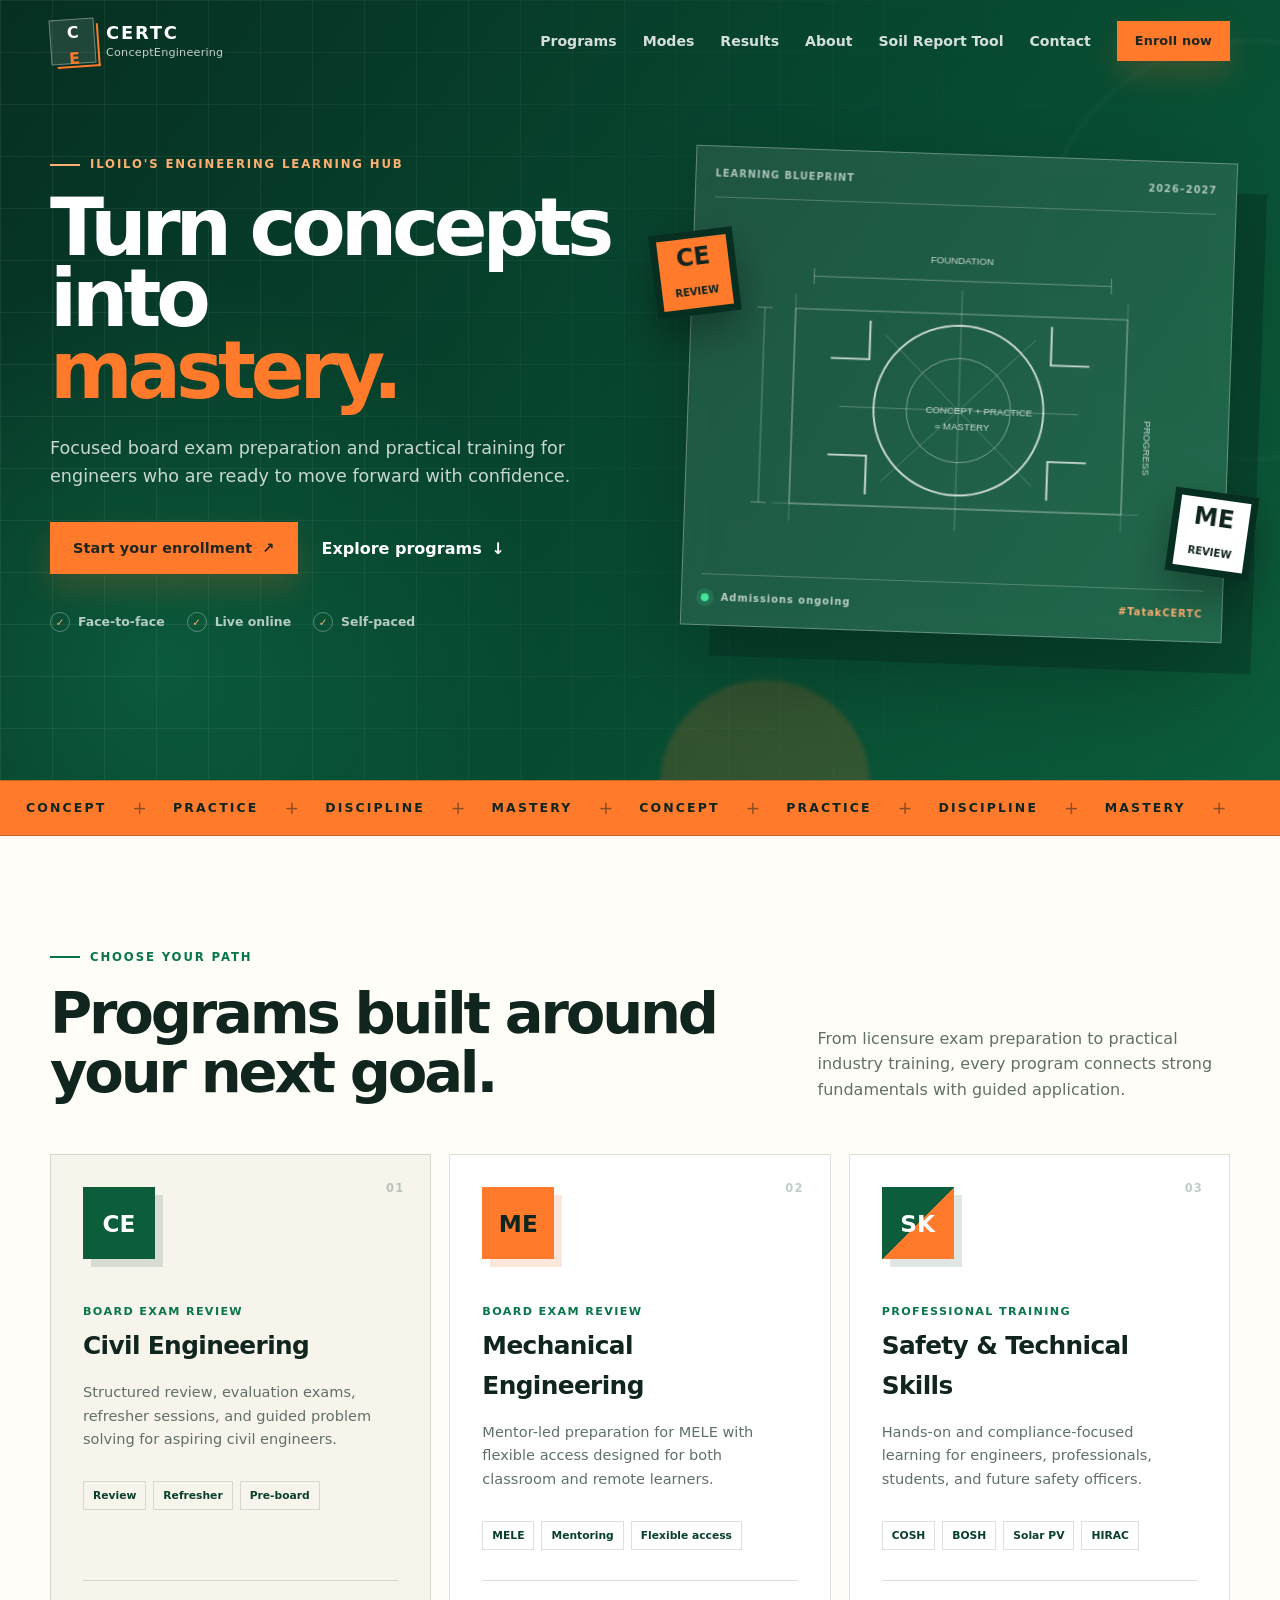
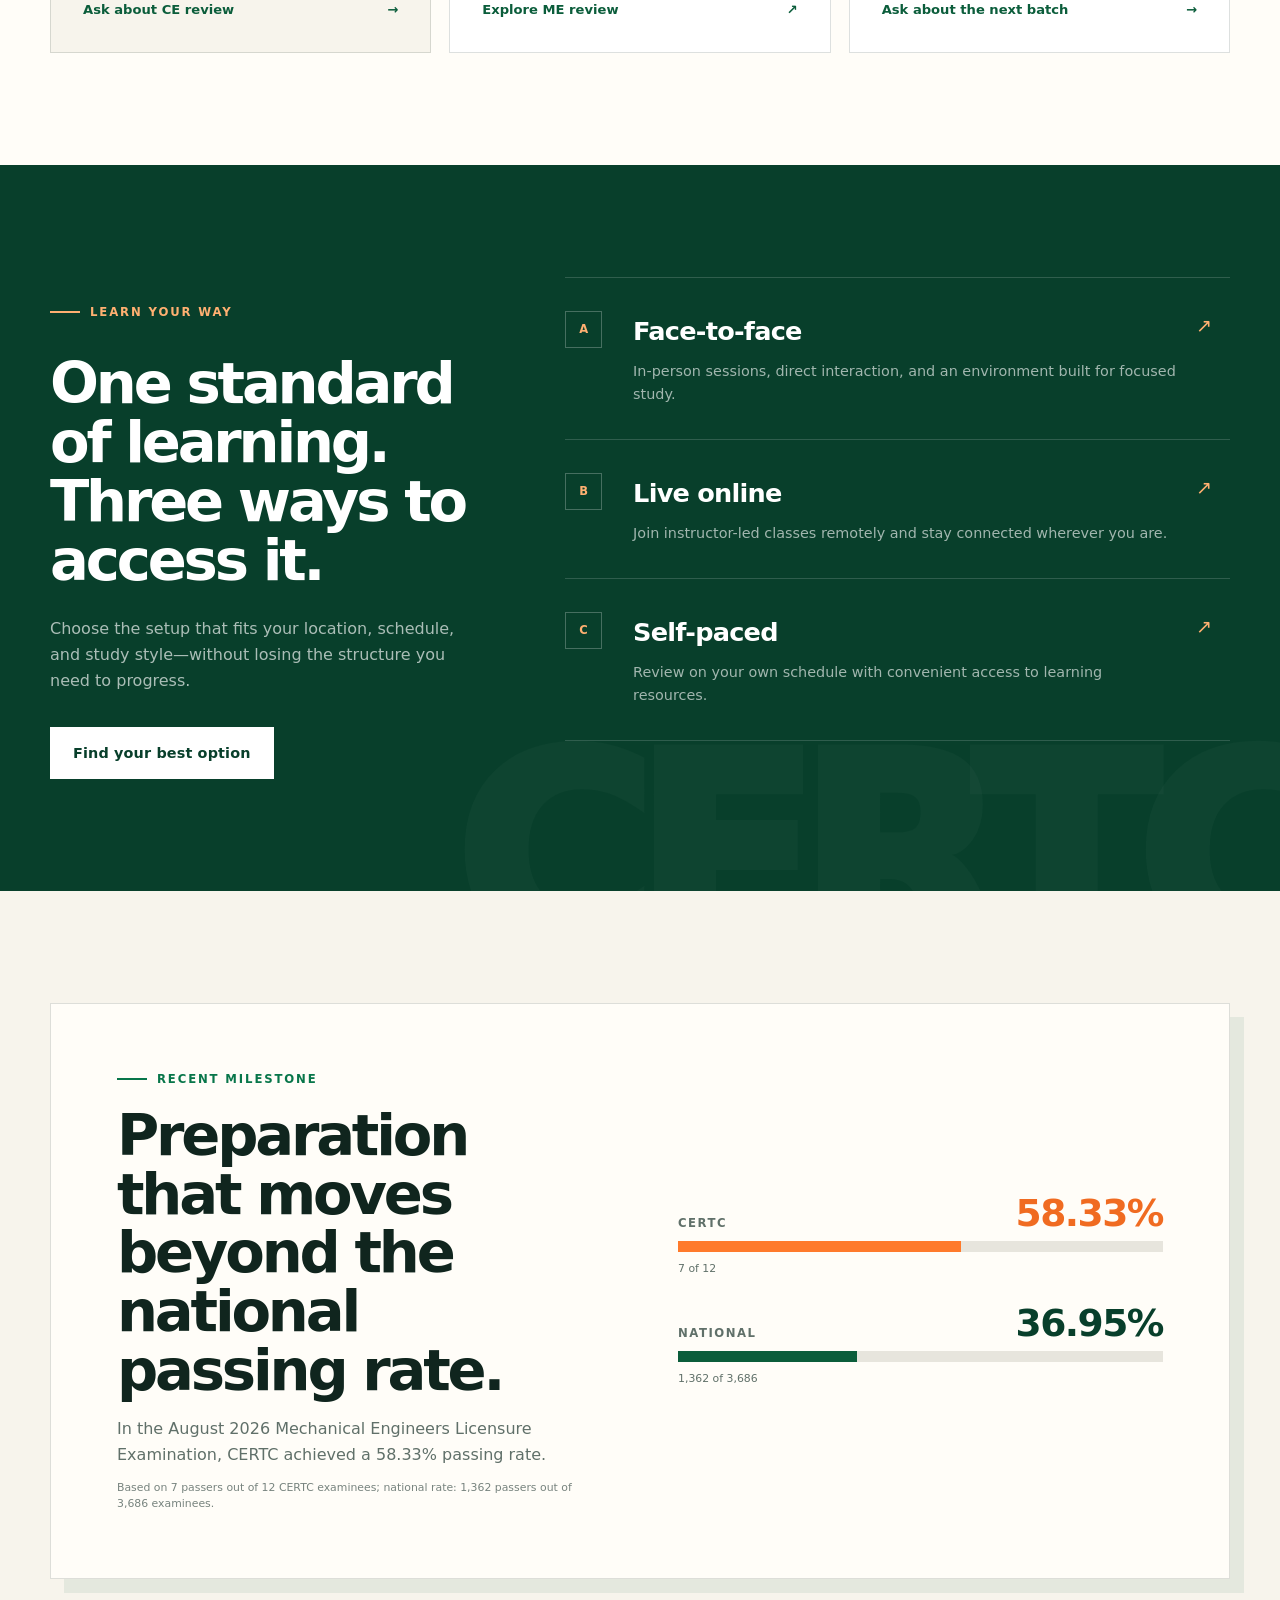
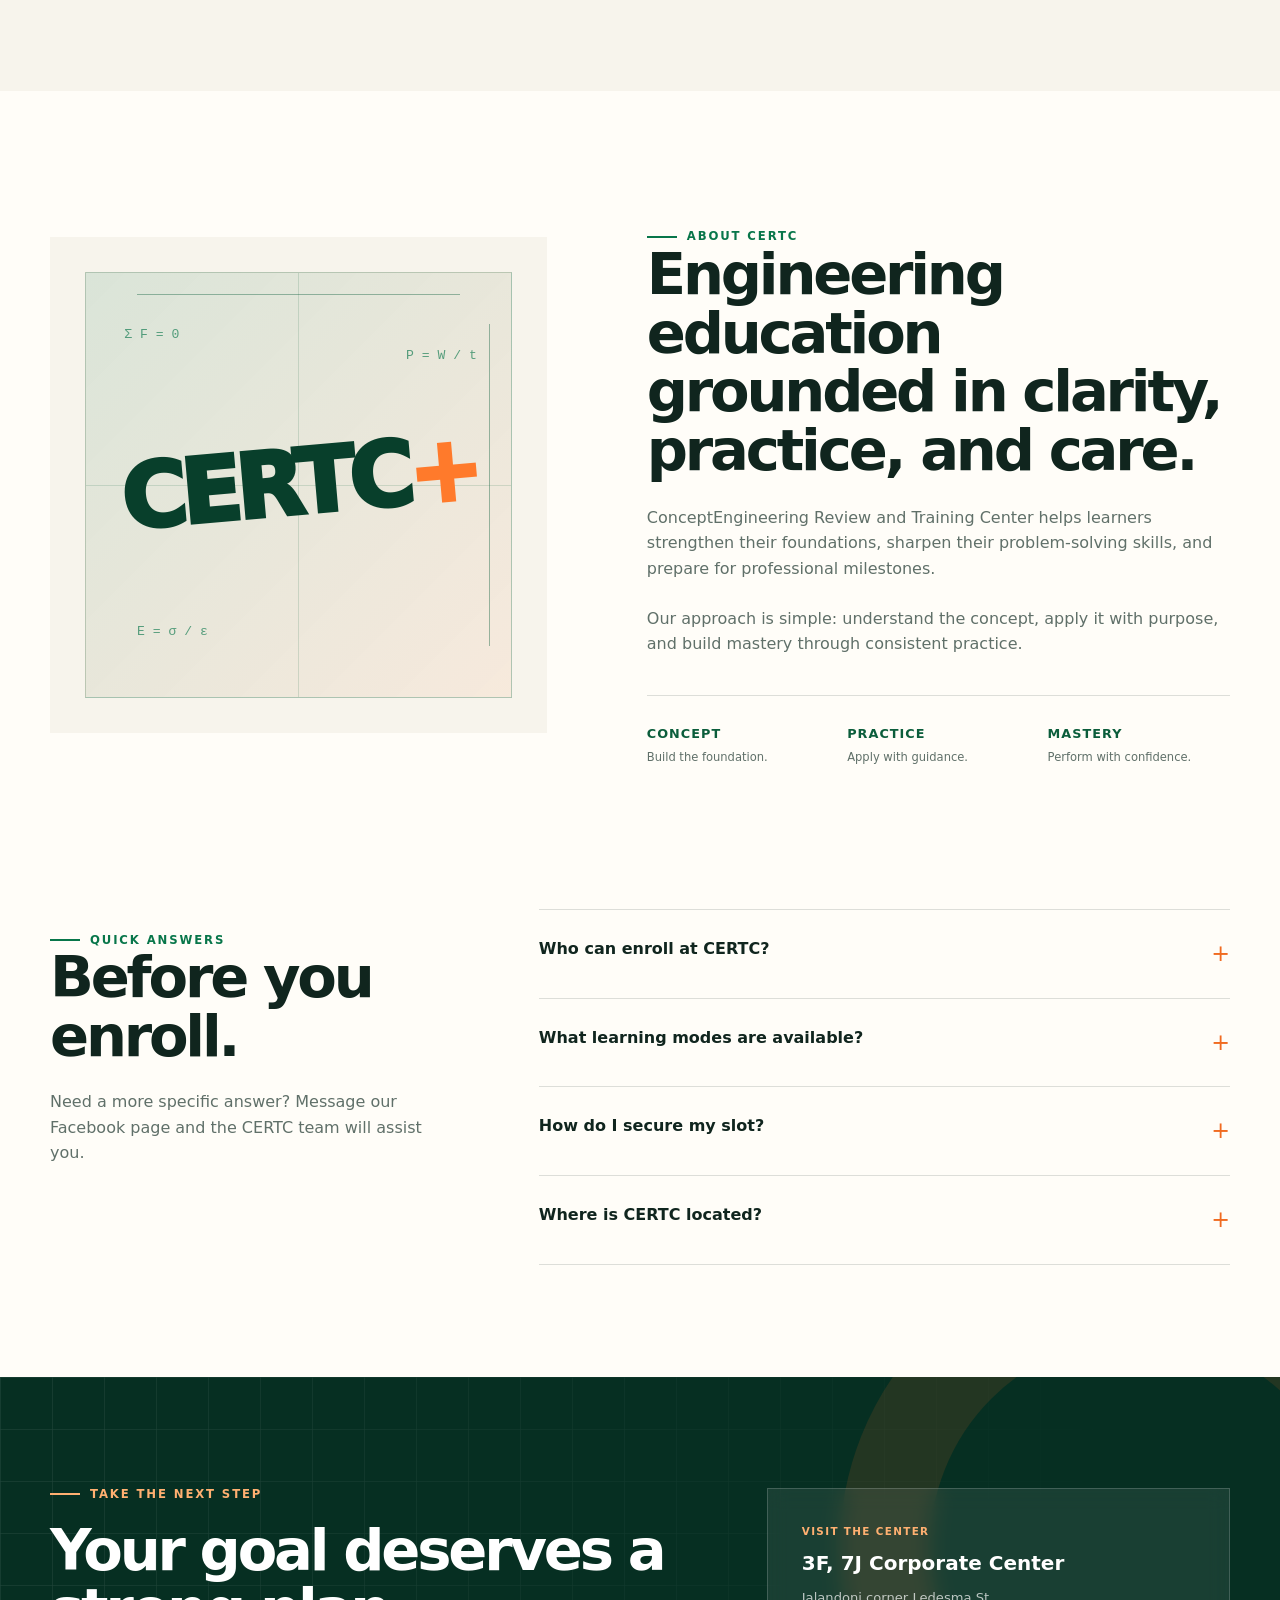
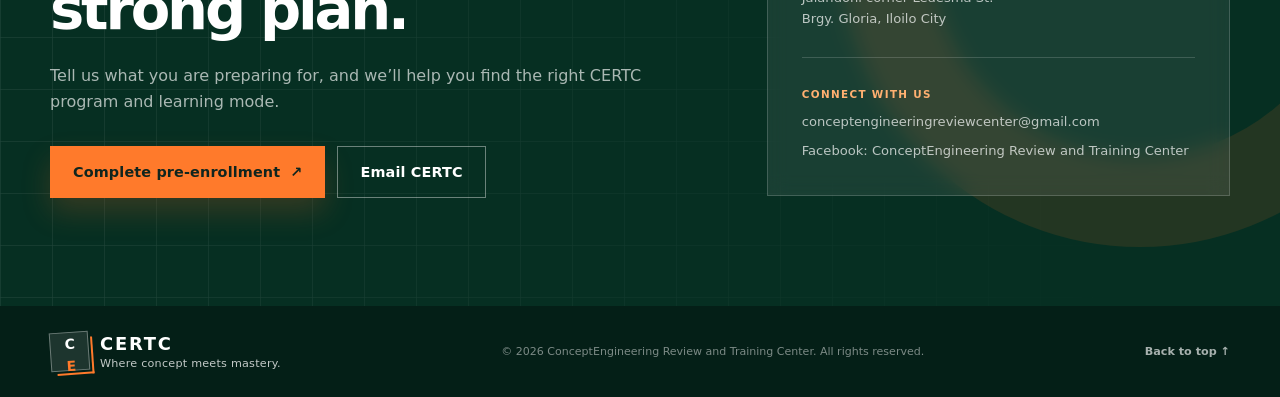
<file: index.html>
<!doctype html>
<html lang="en">
<head>
  <meta charset="utf-8">
  <meta name="viewport" content="width=device-width, initial-scale=1">
  <meta name="description" content="ConceptEngineering Review and Training Center offers board exam review, engineering training, and practical skills development in Iloilo City.">
  <meta name="theme-color" content="#0b5d3b">
  <meta property="og:title" content="CERTC | Where Concept Meets Mastery">
  <meta property="og:description" content="Board exam preparation and hands-on engineering training built for future professionals.">
  <meta property="og:type" content="website">
  <title>CERTC | Where Concept Meets Mastery</title>
  <link rel="stylesheet" href="styles.css">
  <script src="script.js" defer></script>
</head>
<body>
  <a class="skip-link" href="#main">Skip to content</a>

  <header class="site-header" data-header>
    <div class="container nav-wrap">
      <a class="brand" href="#home" aria-label="CERTC home">
        <span class="brand-mark" aria-hidden="true">
          <span class="brand-c">C</span><span class="brand-e">E</span>
        </span>
        <span class="brand-copy">
          <strong>CERTC</strong>
          <small>ConceptEngineering</small>
        </span>
      </a>

      <button class="nav-toggle" type="button" aria-expanded="false" aria-controls="site-nav" data-nav-toggle>
        <span class="sr-only">Open navigation</span>
        <span></span><span></span><span></span>
      </button>

      <nav class="site-nav" id="site-nav" aria-label="Primary navigation" data-nav>
        <a href="#programs">Programs</a>
        <a href="#modes">Modes</a>
        <a href="#results">Results</a>
        <a href="#about">About</a>
        <a href="soil-report/">Soil Report Tool</a>
        <a href="#contact">Contact</a>
        <a class="button button-small" href="https://forms.gle/C2k5zzbFbLTHfvHN9" target="_blank" rel="noreferrer">Enroll now</a>
      </nav>
    </div>
  </header>

  <main id="main">
    <section class="hero" id="home">
      <div class="hero-grid" aria-hidden="true"></div>
      <div class="hero-orb hero-orb-one" aria-hidden="true"></div>
      <div class="hero-orb hero-orb-two" aria-hidden="true"></div>

      <div class="container hero-layout">
        <div class="hero-copy reveal">
          <p class="eyebrow"><span></span> Iloilo's engineering learning hub</p>
          <h1>Turn concepts into <em>mastery.</em></h1>
          <p class="hero-lead">Focused board exam preparation and practical training for engineers who are ready to move forward with confidence.</p>
          <div class="hero-actions">
            <a class="button" href="https://forms.gle/C2k5zzbFbLTHfvHN9" target="_blank" rel="noreferrer">Start your enrollment <span aria-hidden="true">↗</span></a>
            <a class="text-link" href="#programs">Explore programs <span aria-hidden="true">↓</span></a>
          </div>
          <div class="hero-trust" aria-label="Available learning options">
            <span>Face-to-face</span>
            <span>Live online</span>
            <span>Self-paced</span>
          </div>
        </div>

        <div class="hero-visual reveal reveal-delay">
          <div class="blueprint-card">
            <div class="blueprint-topline">
              <span>LEARNING BLUEPRINT</span>
              <span>2026–2027</span>
            </div>
            <div class="blueprint-drawing" aria-hidden="true">
              <svg viewBox="0 0 520 390" role="img">
                <title>Abstract engineering blueprint</title>
                <g fill="none" stroke="currentColor">
                  <path d="M88 314V112h344v202z" opacity=".55"/>
                  <path d="M70 314h380M88 96v236M432 96v236" opacity=".28"/>
                  <circle cx="260" cy="212" r="88" stroke-width="2"/>
                  <circle cx="260" cy="212" r="54" opacity=".55"/>
                  <path d="M260 88v248M136 212h248" opacity=".35"/>
                  <path d="M182 136l156 152M338 136L182 288" opacity=".3"/>
                  <path d="M126 162h40v-40M394 162h-40v-40M126 262h40v40M394 262h-40v40" stroke-width="2"/>
                  <path d="M106 78h308M106 70v16M414 70v16M56 112v202M48 112h16M48 314h16" opacity=".45"/>
                </g>
                <g fill="currentColor" font-family="Arial, sans-serif" font-size="10">
                  <text x="226" y="216">CONCEPT + PRACTICE</text>
                  <text x="236" y="232">= MASTERY</text>
                  <text x="226" y="60">FOUNDATION</text>
                  <text x="453" y="216" transform="rotate(90 453 216)">PROGRESS</text>
                </g>
              </svg>
            </div>
            <div class="blueprint-caption">
              <span class="status-dot"></span>
              <span>Admissions ongoing</span>
              <strong>#TatakCERTC</strong>
            </div>
          </div>
          <div class="floating-note note-one"><strong>CE</strong><span>Review</span></div>
          <div class="floating-note note-two"><strong>ME</strong><span>Review</span></div>
        </div>
      </div>
    </section>

    <section class="ticker" aria-label="CERTC learning focus">
      <div class="ticker-track">
        <span>CONCEPT</span><i>+</i><span>PRACTICE</span><i>+</i><span>DISCIPLINE</span><i>+</i><span>MASTERY</span><i>+</i>
        <span>CONCEPT</span><i>+</i><span>PRACTICE</span><i>+</i><span>DISCIPLINE</span><i>+</i><span>MASTERY</span><i>+</i>
      </div>
    </section>

    <section class="section programs" id="programs">
      <div class="container">
        <div class="section-heading reveal">
          <div>
            <p class="eyebrow dark"><span></span> Choose your path</p>
            <h2>Programs built around your next goal.</h2>
          </div>
          <p>From licensure exam preparation to practical industry training, every program connects strong fundamentals with guided application.</p>
        </div>

        <div class="program-grid">
          <article class="program-card program-featured reveal">
            <div class="program-number">01</div>
            <div class="program-icon" aria-hidden="true">CE</div>
            <p class="card-kicker">Board exam review</p>
            <h3>Civil Engineering</h3>
            <p>Structured review, evaluation exams, refresher sessions, and guided problem solving for aspiring civil engineers.</p>
            <ul class="tag-list" aria-label="Civil Engineering program features">
              <li>Review</li><li>Refresher</li><li>Pre-board</li>
            </ul>
            <a href="#contact" class="card-link">Ask about CE review <span aria-hidden="true">→</span></a>
          </article>

          <article class="program-card reveal">
            <div class="program-number">02</div>
            <div class="program-icon orange" aria-hidden="true">ME</div>
            <p class="card-kicker">Board exam review</p>
            <h3>Mechanical Engineering</h3>
            <p>Mentor-led preparation for MELE with flexible access designed for both classroom and remote learners.</p>
            <ul class="tag-list" aria-label="Mechanical Engineering program features">
              <li>MELE</li><li>Mentoring</li><li>Flexible access</li>
            </ul>
            <a href="https://forms.gle/fsKXV4sPPTVLDUfm8" target="_blank" rel="noreferrer" class="card-link">Explore ME review <span aria-hidden="true">↗</span></a>
          </article>

          <article class="program-card reveal">
            <div class="program-number">03</div>
            <div class="program-icon mixed" aria-hidden="true">SK</div>
            <p class="card-kicker">Professional training</p>
            <h3>Safety & Technical Skills</h3>
            <p>Hands-on and compliance-focused learning for engineers, professionals, students, and future safety officers.</p>
            <ul class="tag-list" aria-label="Technical training examples">
              <li>COSH</li><li>BOSH</li><li>Solar PV</li><li>HIRAC</li>
            </ul>
            <a href="#contact" class="card-link">Ask about the next batch <span aria-hidden="true">→</span></a>
          </article>
        </div>
      </div>
    </section>

    <section class="section modes" id="modes">
      <div class="container modes-layout">
        <div class="modes-copy reveal">
          <p class="eyebrow light"><span></span> Learn your way</p>
          <h2>One standard of learning. Three ways to access it.</h2>
          <p>Choose the setup that fits your location, schedule, and study style—without losing the structure you need to progress.</p>
          <a class="button button-light" href="https://forms.gle/C2k5zzbFbLTHfvHN9" target="_blank" rel="noreferrer">Find your best option</a>
        </div>

        <div class="mode-list">
          <article class="mode-item reveal">
            <span class="mode-index">A</span>
            <div><h3>Face-to-face</h3><p>In-person sessions, direct interaction, and an environment built for focused study.</p></div>
            <span class="mode-arrow" aria-hidden="true">↗</span>
          </article>
          <article class="mode-item reveal">
            <span class="mode-index">B</span>
            <div><h3>Live online</h3><p>Join instructor-led classes remotely and stay connected wherever you are.</p></div>
            <span class="mode-arrow" aria-hidden="true">↗</span>
          </article>
          <article class="mode-item reveal">
            <span class="mode-index">C</span>
            <div><h3>Self-paced</h3><p>Review on your own schedule with convenient access to learning resources.</p></div>
            <span class="mode-arrow" aria-hidden="true">↗</span>
          </article>
        </div>
      </div>
    </section>

    <section class="section results" id="results">
      <div class="container">
        <div class="results-panel reveal">
          <div class="results-copy">
            <p class="eyebrow dark"><span></span> Recent milestone</p>
            <h2>Preparation that moves beyond the national passing rate.</h2>
            <p>In the August 2026 Mechanical Engineers Licensure Examination, CERTC achieved a 58.33% passing rate.</p>
            <small>Based on 7 passers out of 12 CERTC examinees; national rate: 1,362 passers out of 3,686 examinees.</small>
          </div>
          <div class="stat-comparison" aria-label="August 2026 MELE passing rates">
            <div class="stat-block certc-stat">
              <span class="stat-label">CERTC</span>
              <strong data-count="58.33">58.33%</strong>
              <div class="stat-bar"><span style="--bar: 58.33%"></span></div>
              <small>7 of 12</small>
            </div>
            <div class="stat-block">
              <span class="stat-label">National</span>
              <strong data-count="36.95">36.95%</strong>
              <div class="stat-bar"><span style="--bar: 36.95%"></span></div>
              <small>1,362 of 3,686</small>
            </div>
          </div>
        </div>
      </div>
    </section>

    <section class="section about" id="about">
      <div class="container about-layout">
        <div class="about-visual reveal" aria-hidden="true">
          <div class="about-frame">
            <div class="formula formula-one">Σ F = 0</div>
            <div class="formula formula-two">P = W / t</div>
            <div class="formula formula-three">E = σ / ε</div>
            <div class="about-monogram">CERTC</div>
            <span class="dimension-line dimension-top"></span>
            <span class="dimension-line dimension-side"></span>
          </div>
        </div>
        <div class="about-copy reveal">
          <p class="eyebrow dark"><span></span> About CERTC</p>
          <h2>Engineering education grounded in clarity, practice, and care.</h2>
          <p>ConceptEngineering Review and Training Center helps learners strengthen their foundations, sharpen their problem-solving skills, and prepare for professional milestones.</p>
          <p>Our approach is simple: understand the concept, apply it with purpose, and build mastery through consistent practice.</p>
          <div class="value-row">
            <div><strong>Concept</strong><span>Build the foundation.</span></div>
            <div><strong>Practice</strong><span>Apply with guidance.</span></div>
            <div><strong>Mastery</strong><span>Perform with confidence.</span></div>
          </div>
        </div>
      </div>
    </section>

    <section class="section faq" id="faq">
      <div class="container faq-layout">
        <div class="faq-heading reveal">
          <p class="eyebrow dark"><span></span> Quick answers</p>
          <h2>Before you enroll.</h2>
          <p>Need a more specific answer? Message our Facebook page and the CERTC team will assist you.</p>
        </div>
        <div class="accordion" data-accordion>
          <details class="reveal">
            <summary>Who can enroll at CERTC?<span aria-hidden="true">+</span></summary>
            <p>Engineering graduates preparing for licensure exams, students strengthening their foundations, and professionals pursuing technical or safety training may enroll in applicable programs.</p>
          </details>
          <details class="reveal">
            <summary>What learning modes are available?<span aria-hidden="true">+</span></summary>
            <p>Availability depends on the program. CERTC offers face-to-face, live online, and self-paced options across selected review programs.</p>
          </details>
          <details class="reveal">
            <summary>How do I secure my slot?<span aria-hidden="true">+</span></summary>
            <p>Open the pre-enrollment form, complete the required details, follow the payment instructions, and send your proof of payment to the CERTC Facebook page for confirmation.</p>
          </details>
          <details class="reveal">
            <summary>Where is CERTC located?<span aria-hidden="true">+</span></summary>
            <p>CERTC is at 3F, 7J Corporate Center, Jalandoni corner Ledesma Street, Barangay Gloria, Iloilo City.</p>
          </details>
        </div>
      </div>
    </section>

    <section class="contact" id="contact">
      <div class="contact-grid" aria-hidden="true"></div>
      <div class="container contact-layout">
        <div class="contact-copy reveal">
          <p class="eyebrow light"><span></span> Take the next step</p>
          <h2>Your goal deserves a strong plan.</h2>
          <p>Tell us what you are preparing for, and we’ll help you find the right CERTC program and learning mode.</p>
          <div class="contact-actions">
            <a class="button button-orange" href="https://forms.gle/C2k5zzbFbLTHfvHN9" target="_blank" rel="noreferrer">Complete pre-enrollment <span aria-hidden="true">↗</span></a>
            <a class="button button-ghost" href="mailto:conceptengineeringreviewcenter@gmail.com">Email CERTC</a>
          </div>
        </div>
        <address class="contact-card reveal">
          <p class="contact-label">Visit the center</p>
          <strong>3F, 7J Corporate Center</strong>
          <span>Jalandoni corner Ledesma St.<br>Brgy. Gloria, Iloilo City</span>
          <hr>
          <p class="contact-label">Connect with us</p>
          <a href="mailto:conceptengineeringreviewcenter@gmail.com">conceptengineeringreviewcenter@gmail.com</a>
          <span>Facebook: ConceptEngineering Review and Training Center</span>
        </address>
      </div>
    </section>
  </main>

  <footer class="site-footer">
    <div class="container footer-layout">
      <a class="brand footer-brand" href="#home" aria-label="Back to top">
        <span class="brand-mark" aria-hidden="true"><span class="brand-c">C</span><span class="brand-e">E</span></span>
        <span class="brand-copy"><strong>CERTC</strong><small>Where concept meets mastery.</small></span>
      </a>
      <p>© <span data-year></span> ConceptEngineering Review and Training Center. All rights reserved.</p>
      <a class="back-top" href="#home">Back to top ↑</a>
    </div>
  </footer>
</body>
</html>
</file>
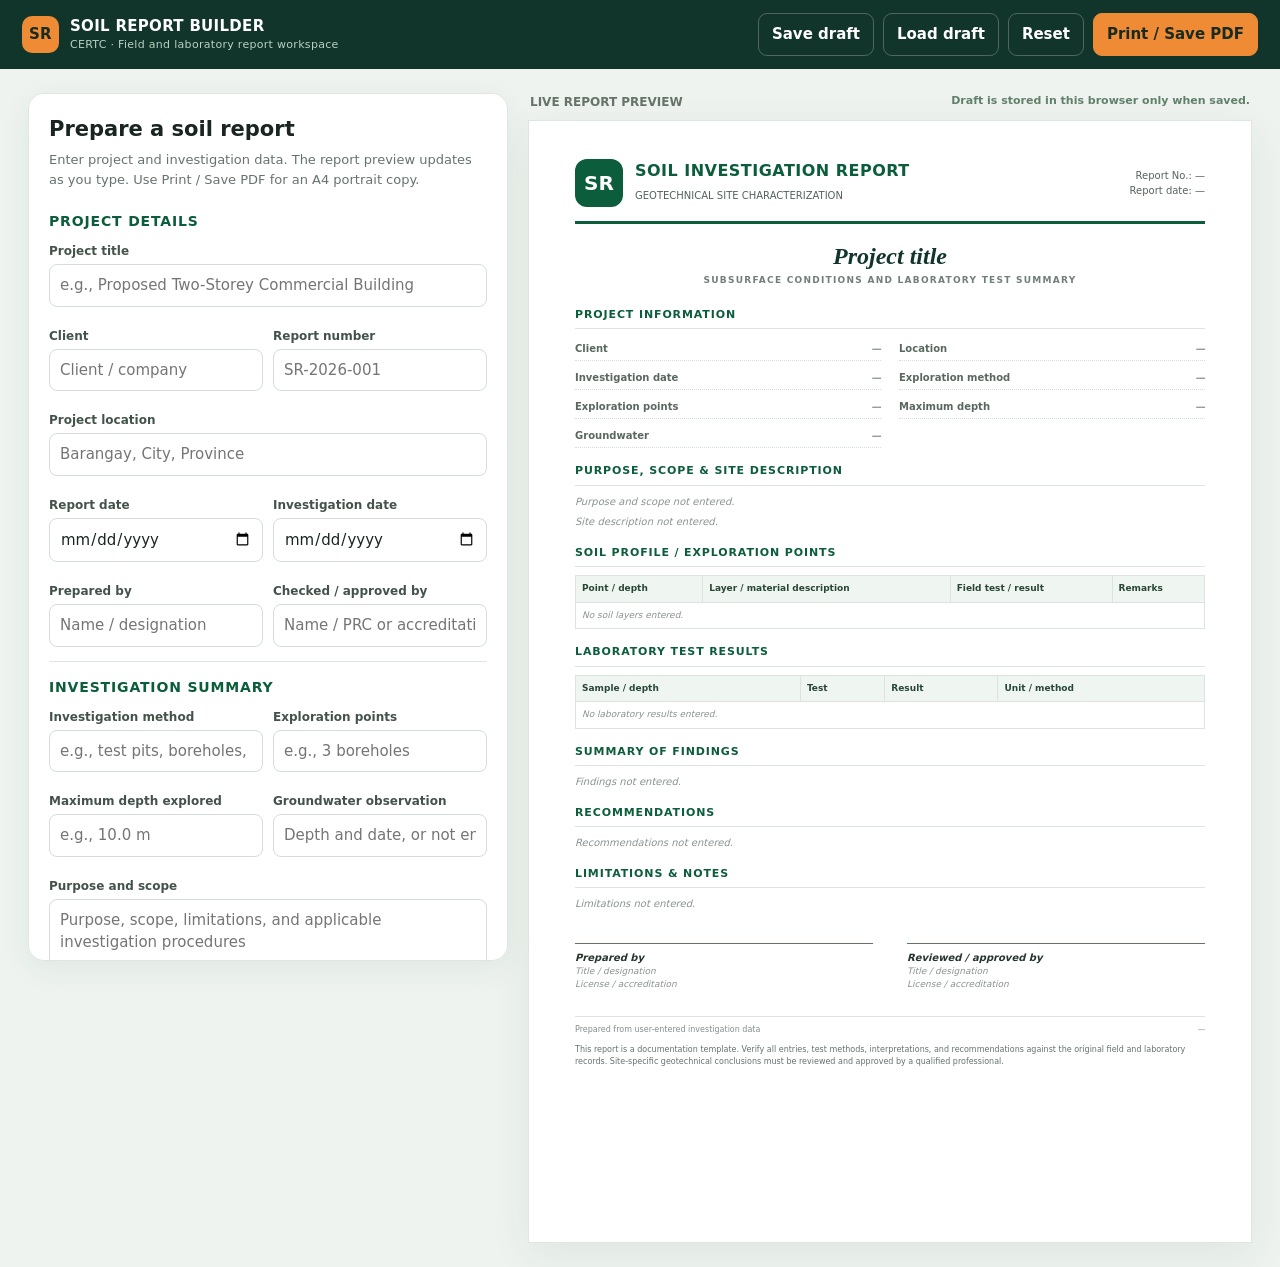
<file: soil-report/index.html>
<!doctype html>
<html lang="en">
<head>
<meta charset="utf-8">
<meta name="viewport" content="width=device-width, initial-scale=1">
<meta name="description" content="Prepare a clear, editable geotechnical soil investigation report and print it to A4 PDF.">
<title>Soil Report Builder | CERTC</title>
<style>
:root{--forest:#0b5d3b;--deep:#12352b;--orange:#ef8b35;--ink:#19251f;--muted:#66736b;--line:#dfe6e1;--paper:#fff;--wash:#f3f7f4;--red:#a33a2b}*{box-sizing:border-box}body{margin:0;background:#eef3ef;color:var(--ink);font:15px/1.5 Inter,ui-sans-serif,system-ui,-apple-system,"Segoe UI",sans-serif}button,input,textarea,select{font:inherit}button{cursor:pointer}.topbar{background:var(--deep);color:white;padding:13px max(22px,calc((100vw - 1260px)/2));display:flex;align-items:center;justify-content:space-between;gap:16px}.brand{display:flex;align-items:center;gap:11px;font-weight:750;letter-spacing:.02em}.brand-mark{width:37px;height:37px;border-radius:10px;background:var(--orange);display:grid;place-items:center;color:#172b21;font-weight:900}.brand small{display:block;font-size:11px;color:#b9d0c3;font-weight:500}.top-actions{display:flex;gap:9px;flex-wrap:wrap}.btn{border:1px solid #cbd7d0;background:#fff;color:var(--deep);border-radius:9px;padding:9px 13px;font-weight:680}.btn.primary{background:var(--orange);border-color:var(--orange);color:#192a20}.btn.dark{background:transparent;color:white;border-color:#52675c}.layout{max-width:1260px;margin:24px auto;padding:0 18px;display:grid;grid-template-columns:minmax(350px,480px) minmax(0,1fr);gap:20px;align-items:start}.editor,.preview{background:white;border:1px solid var(--line);border-radius:16px;box-shadow:0 8px 30px #193b2710}.editor{padding:20px;position:sticky;top:16px;max-height:calc(100vh - 32px);overflow:auto}.editor h1{font-size:21px;margin:0 0 5px}.intro{margin:0 0 16px;color:var(--muted);font-size:13px}.section{border-top:1px solid var(--line);padding:15px 0 4px}.section:first-of-type{border-top:0;padding-top:6px}.section-head{display:flex;align-items:center;justify-content:space-between;margin-bottom:10px}.section h2{font-size:14px;text-transform:uppercase;letter-spacing:.06em;color:var(--forest);margin:0}.grid{display:grid;grid-template-columns:1fr 1fr;gap:10px}.field{margin-bottom:10px}.field.full{grid-column:1/-1}.field label{display:block;font-size:12px;font-weight:700;color:#43534a;margin-bottom:4px}.field input,.field textarea,.field select{width:100%;border:1px solid #d4ddd7;border-radius:8px;padding:9px 10px;background:#fff;color:var(--ink);outline:none}.field input:focus,.field textarea:focus,.field select:focus{border-color:var(--forest);box-shadow:0 0 0 3px #0b5d3b15}.field textarea{min-height:72px;resize:vertical}.rowcard{border:1px solid var(--line);border-radius:10px;padding:10px;margin:9px 0;background:#fbfdfb}.rowtitle{display:flex;justify-content:space-between;align-items:center;font-size:12px;font-weight:750;color:var(--deep);margin-bottom:8px}.mini{border:0;background:#f8e9e4;color:var(--red);border-radius:7px;padding:5px 8px;font-size:11px;font-weight:700}.add{border:1px dashed #9db5a6;background:#f5faf6;color:var(--forest);border-radius:8px;padding:8px 11px;font-weight:700;width:100%;margin:2px 0 8px}.note{font-size:11px;color:var(--muted);margin:7px 0}.preview-wrap{min-width:0}.preview-label{display:flex;justify-content:space-between;align-items:center;margin:0 2px 9px;color:var(--muted);font-size:12px;font-weight:700}.paper{background:white;border:1px solid var(--line);box-shadow:0 12px 40px #193b2712;max-width:794px;min-height:1123px;margin:0 auto;padding:38px 46px;color:#1e2c24}.report-head{display:flex;align-items:center;justify-content:space-between;border-bottom:3px solid var(--forest);padding-bottom:14px;margin-bottom:17px}.report-brand{display:flex;gap:12px;align-items:center}.report-mark{width:48px;height:48px;background:var(--forest);color:#fff;border-radius:12px;display:grid;place-items:center;font-weight:900;font-size:20px}.report-brand strong{display:block;color:var(--forest);font-size:16px;letter-spacing:.03em}.report-brand small{color:#52635a;font-size:10px}.report-meta{text-align:right;color:#55645a;font-size:10px}.paper h1{font-family:Georgia,serif;color:var(--deep);font-size:24px;line-height:1.2;text-align:center;margin:18px 0 4px}.subtitle{text-align:center;text-transform:uppercase;letter-spacing:.14em;color:#718077;font-size:9px;font-weight:700;margin:0 0 19px}.report-section{margin:15px 0}.report-section h2{font-size:11px;color:var(--forest);text-transform:uppercase;letter-spacing:.08em;border-bottom:1px solid #dce5df;padding-bottom:5px;margin:0 0 8px}.report-section p{font-size:10px;line-height:1.55;white-space:pre-wrap;margin:5px 0}.facts{display:grid;grid-template-columns:1fr 1fr;gap:5px 18px}.fact{border-bottom:1px dotted #d6ded8;padding:4px 0;font-size:10px}.fact b{color:#59685e;font-weight:650}.fact span{float:right;text-align:right;max-width:63%;font-weight:650}.table{width:100%;border-collapse:collapse;font-size:9px;margin:7px 0}.table th{background:#eff5f0;color:#294738;text-align:left;font-weight:750}.table td,.table th{padding:6px;border:1px solid #dce4de;vertical-align:top}.empty{color:#89948d;font-style:italic}.signatures{display:grid;grid-template-columns:1fr 1fr;gap:34px;margin-top:31px}.sig{border-top:1px solid #64736a;padding-top:6px;font-size:9px;color:#59685f}.sig strong{display:block;color:#25372c;font-size:10px}.footer{border-top:1px solid #dce5df;margin-top:24px;padding-top:7px;color:#839087;font-size:8px;display:flex;justify-content:space-between}.disclaimer{font-size:8px!important;color:#64736a}.status{font-size:11px;color:#61806c}.hidden-file{display:none}@media(max-width:900px){.layout{grid-template-columns:1fr}.editor{position:static;max-height:none}.paper{min-height:auto;padding:28px 24px}}@media(max-width:560px){.grid{grid-template-columns:1fr}.field.full{grid-column:auto}.topbar{align-items:flex-start;flex-direction:column}.paper{padding:23px 17px}.facts{grid-template-columns:1fr}.fact span{float:none;display:block;max-width:none;margin-top:2px}.signatures{gap:20px}}
@page{size:A4 portrait;margin:14mm} @media print{body{background:#fff;font-size:10pt}.topbar,.editor,.preview-label{display:none!important}.layout{display:block;margin:0;padding:0;max-width:none}.preview-wrap{width:100%}.paper{max-width:none;min-height:0;border:0;box-shadow:none;margin:0;padding:0;color:#111;-webkit-print-color-adjust:exact;print-color-adjust:exact}.report-section,.report-head,.facts,.table,.signatures{break-inside:avoid}.report-section p{font-size:9pt}.table{font-size:8pt}.report-section h2{font-size:9pt}.report-brand strong{font-size:13pt}.report-brand small,.report-meta{font-size:8pt}.paper h1{font-size:20pt}.subtitle{font-size:8pt}.footer{font-size:7pt}}
</style>
</head>
<body>
<header class="topbar"><div class="brand"><span class="brand-mark">SR</span><span>SOIL REPORT BUILDER<small>CERTC · Field and laboratory report workspace</small></span></div><div class="top-actions"><button class="btn dark" id="saveBtn">Save draft</button><button class="btn dark" id="loadBtn">Load draft</button><button class="btn dark" id="resetBtn">Reset</button><button class="btn primary" id="printBtn">Print / Save PDF</button></div></header>
<main class="layout"><section class="editor" aria-label="Report editor"><h1>Prepare a soil report</h1><p class="intro">Enter project and investigation data. The report preview updates as you type. Use Print / Save PDF for an A4 portrait copy.</p><div id="form">
<div class="section"><div class="section-head"><h2>Project details</h2></div><div class="grid">
<div class="field full"><label for="project">Project title</label><input id="project" data-key="project" placeholder="e.g., Proposed Two-Storey Commercial Building"></div>
<div class="field"><label for="client">Client</label><input id="client" data-key="client" placeholder="Client / company"></div><div class="field"><label for="reportNo">Report number</label><input id="reportNo" data-key="reportNo" placeholder="SR-2026-001"></div>
<div class="field full"><label for="location">Project location</label><input id="location" data-key="location" placeholder="Barangay, City, Province"></div>
<div class="field"><label for="date">Report date</label><input id="date" data-key="date" type="date"></div><div class="field"><label for="investigationDate">Investigation date</label><input id="investigationDate" data-key="investigationDate" type="date"></div>
<div class="field"><label for="preparedBy">Prepared by</label><input id="preparedBy" data-key="preparedBy" placeholder="Name / designation"></div><div class="field"><label for="checkedBy">Checked / approved by</label><input id="checkedBy" data-key="checkedBy" placeholder="Name / PRC or accreditation"></div>
</div></div>
<div class="section"><div class="section-head"><h2>Investigation summary</h2></div><div class="grid">
<div class="field"><label for="method">Investigation method</label><input id="method" data-key="method" placeholder="e.g., test pits, boreholes, SPT"></div><div class="field"><label for="explorationCount">Exploration points</label><input id="explorationCount" data-key="explorationCount" placeholder="e.g., 3 boreholes"></div>
<div class="field"><label for="maxDepth">Maximum depth explored</label><input id="maxDepth" data-key="maxDepth" placeholder="e.g., 10.0 m"></div><div class="field"><label for="groundwater">Groundwater observation</label><input id="groundwater" data-key="groundwater" placeholder="Depth and date, or not encountered"></div>
<div class="field full"><label for="scope">Purpose and scope</label><textarea id="scope" data-key="scope" placeholder="Purpose, scope, limitations, and applicable investigation procedures"></textarea></div>
<div class="field full"><label for="siteDescription">Site description</label><textarea id="siteDescription" data-key="siteDescription" placeholder="Topography, surface conditions, nearby features, and access"></textarea></div>
</div></div>
<div class="section"><div class="section-head"><h2>Soil profile / exploration points</h2></div><div id="layers"></div><button type="button" class="add" id="addLayer">+ Add soil layer</button><p class="note">Record measured field observations and test results as provided by the responsible geotechnical professional.</p></div>
<div class="section"><div class="section-head"><h2>Laboratory results</h2></div><div id="labs"></div><button type="button" class="add" id="addLab">+ Add laboratory result</button><p class="note">Examples: moisture content, Atterberg limits, sieve analysis, unit weight, and shear strength. Enter units and test method in the row.</p></div>
<div class="section"><div class="section-head"><h2>Findings and recommendations</h2></div><div class="field"><label for="summary">Summary of findings</label><textarea id="summary" data-key="summary" placeholder="Summarize observed subsurface conditions and key test findings"></textarea></div><div class="field"><label for="recommendations">Recommendations</label><textarea id="recommendations" data-key="recommendations" placeholder="Enter project-specific recommendations supported by the investigation and design criteria"></textarea></div><div class="field"><label for="limitations">Limitations / notes</label><textarea id="limitations" data-key="limitations" placeholder="State limitations, assumptions, and conditions requiring further review"></textarea></div></div>
<div class="section"><div class="section-head"><h2>Sign-off</h2></div><div class="grid"><div class="field"><label for="preparedTitle">Prepared by · title</label><input id="preparedTitle" data-key="preparedTitle" placeholder="Geotechnical Engineer"></div><div class="field"><label for="preparedLicense">License / accreditation</label><input id="preparedLicense" data-key="preparedLicense" placeholder="PRC / accreditation no."></div><div class="field"><label for="approvedTitle">Approved by · title</label><input id="approvedTitle" data-key="approvedTitle" placeholder="Principal / reviewer"></div><div class="field"><label for="approvedLicense">License / accreditation</label><input id="approvedLicense" data-key="approvedLicense" placeholder="PRC / accreditation no."></div></div></div>
</div></section>
<section class="preview-wrap"><div class="preview-label"><span>LIVE REPORT PREVIEW</span><span class="status" id="status">Draft is stored in this browser only when saved.</span></div><article class="paper" id="paper"><div class="report-head"><div class="report-brand"><span class="report-mark">SR</span><span><strong>SOIL INVESTIGATION REPORT</strong><small>GEOTECHNICAL SITE CHARACTERIZATION</small></span></div><div class="report-meta"><div id="pReportNo">Report No.: —</div><div id="pDate">Report date: —</div></div></div><h1 id="pProject">Project title</h1><p class="subtitle">Subsurface conditions and laboratory test summary</p>
<section class="report-section"><h2>Project information</h2><div class="facts"><div class="fact"><b>Client</b><span id="pClient">—</span></div><div class="fact"><b>Location</b><span id="pLocation">—</span></div><div class="fact"><b>Investigation date</b><span id="pInvestigationDate">—</span></div><div class="fact"><b>Exploration method</b><span id="pMethod">—</span></div><div class="fact"><b>Exploration points</b><span id="pExplorationCount">—</span></div><div class="fact"><b>Maximum depth</b><span id="pMaxDepth">—</span></div><div class="fact"><b>Groundwater</b><span id="pGroundwater">—</span></div></div></section>
<section class="report-section"><h2>Purpose, scope & site description</h2><p id="pScope" class="empty">Purpose and scope not entered.</p><p id="pSiteDescription" class="empty">Site description not entered.</p></section>
<section class="report-section"><h2>Soil profile / exploration points</h2><table class="table"><thead><tr><th>Point / depth</th><th>Layer / material description</th><th>Field test / result</th><th>Remarks</th></tr></thead><tbody id="pLayers"><tr><td colspan="4" class="empty">No soil layers entered.</td></tr></tbody></table></section>
<section class="report-section"><h2>Laboratory test results</h2><table class="table"><thead><tr><th>Sample / depth</th><th>Test</th><th>Result</th><th>Unit / method</th></tr></thead><tbody id="pLabs"><tr><td colspan="4" class="empty">No laboratory results entered.</td></tr></tbody></table></section>
<section class="report-section"><h2>Summary of findings</h2><p id="pSummary" class="empty">Findings not entered.</p></section><section class="report-section"><h2>Recommendations</h2><p id="pRecommendations" class="empty">Recommendations not entered.</p></section><section class="report-section"><h2>Limitations & notes</h2><p id="pLimitations" class="empty">Limitations not entered.</p></section>
<div class="signatures"><div class="sig"><strong id="pPreparedBy">Prepared by</strong><span id="pPreparedTitle">Title / designation</span><br><span id="pPreparedLicense">License / accreditation</span></div><div class="sig"><strong id="pCheckedBy">Reviewed / approved by</strong><span id="pApprovedTitle">Title / designation</span><br><span id="pApprovedLicense">License / accreditation</span></div></div><div class="footer"><span>Prepared from user-entered investigation data</span><span id="pFooter">—</span></div><p class="disclaimer">This report is a documentation template. Verify all entries, test methods, interpretations, and recommendations against the original field and laboratory records. Site-specific geotechnical conclusions must be reviewed and approved by a qualified professional.</p></article></section></main>
<script>
const $=s=>document.querySelector(s), fields=[...document.querySelectorAll('[data-key]')];let layers=[],labs=[];
function val(id){return document.getElementById(id).value.trim()}
function setText(id,text,placeholder='—'){const e=document.getElementById(id);e.textContent=text||placeholder;e.classList.toggle('empty',!text)}
function esc(v){return String(v||'').replace(/[&<>"']/g,c=>({'&':'&amp;','<':'&lt;','>':'&gt;','"':'&quot;',"'":'&#39;'}[c]))}
function renderRows(){const box=$('#layers');box.innerHTML=layers.map((r,i)=>`<div class="rowcard"><div class="rowtitle">Soil layer ${i+1}<button type="button" class="mini" data-remove-layer="${i}">Remove</button></div><div class="grid"><div class="field"><label>Point / depth interval</label><input data-layer="${i}" data-field="point" value="${esc(r.point)}" placeholder="BH-1 · 0.0–1.5 m"></div><div class="field"><label>Field test / result</label><input data-layer="${i}" data-field="test" value="${esc(r.test)}" placeholder="SPT N-value, test pit notes"></div><div class="field full"><label>Layer / material description</label><input data-layer="${i}" data-field="desc" value="${esc(r.desc)}" placeholder="Color, consistency, gradation, moisture"></div><div class="field full"><label>Remarks</label><input data-layer="${i}" data-field="remarks" value="${esc(r.remarks)}" placeholder="Sample ID or observations"></div></div></div>`).join('');const p=$('#pLayers');p.innerHTML=layers.filter(x=>Object.values(x).some(Boolean)).map(r=>`<tr><td>${esc(r.point)}</td><td>${esc(r.desc)}</td><td>${esc(r.test)}</td><td>${esc(r.remarks)}</td></tr>`).join('')||'<tr><td colspan="4" class="empty">No soil layers entered.</td></tr>'}
function renderLabs(){const box=$('#labs');box.innerHTML=labs.map((r,i)=>`<div class="rowcard"><div class="rowtitle">Laboratory result ${i+1}<button type="button" class="mini" data-remove-lab="${i}">Remove</button></div><div class="grid"><div class="field"><label>Sample / depth</label><input data-lab="${i}" data-field="sample" value="${esc(r.sample)}" placeholder="S-1 · 1.5 m"></div><div class="field"><label>Test name</label><input data-lab="${i}" data-field="test" value="${esc(r.test)}" placeholder="Moisture content"></div><div class="field"><label>Result</label><input data-lab="${i}" data-field="result" value="${esc(r.result)}" placeholder="Enter measured result"></div><div class="field"><label>Unit / method</label><input data-lab="${i}" data-field="method" value="${esc(r.method)}" placeholder="% · ASTM / PNS"></div></div></div>`).join('');const p=$('#pLabs');p.innerHTML=labs.filter(x=>Object.values(x).some(Boolean)).map(r=>`<tr><td>${esc(r.sample)}</td><td>${esc(r.test)}</td><td>${esc(r.result)}</td><td>${esc(r.method)}</td></tr>`).join('')||'<tr><td colspan="4" class="empty">No laboratory results entered.</td></tr>'}
function update(){for(const f of fields){const k=f.dataset.key, target='p'+k[0].toUpperCase()+k.slice(1);if(document.getElementById(target)){setText(target,f.value.trim(),f.type==='date'&&f.value?new Date(f.value+'T00:00:00').toLocaleDateString():undefined)}}setText('pReportNo','Report No.: '+(val('reportNo')||'—'));setText('pDate','Report date: '+(val('date')?new Date(val('date')+'T00:00:00').toLocaleDateString():'—'));setText('pProject',val('project'),'Project title');setText('pClient',val('client'));setText('pLocation',val('location'));setText('pInvestigationDate',val('investigationDate')?new Date(val('investigationDate')+'T00:00:00').toLocaleDateString():'');setText('pMethod',val('method'));setText('pExplorationCount',val('explorationCount'));setText('pMaxDepth',val('maxDepth'));setText('pGroundwater',val('groundwater'));for(const k of ['scope','siteDescription','summary','recommendations','limitations'])setText('p'+k[0].toUpperCase()+k.slice(1),val(k),({scope:'Purpose and scope not entered.',siteDescription:'Site description not entered.',summary:'Findings not entered.',recommendations:'Recommendations not entered.',limitations:'Limitations not entered.'})[k]);setText('pPreparedBy',val('preparedBy'),'Prepared by');setText('pCheckedBy',val('checkedBy'),'Reviewed / approved by');setText('pPreparedTitle',val('preparedTitle'),'Title / designation');setText('pPreparedLicense',val('preparedLicense'),'License / accreditation');setText('pApprovedTitle',val('approvedTitle'),'Title / designation');setText('pApprovedLicense',val('approvedLicense'),'License / accreditation');setText('pFooter',[val('project'),val('location')].filter(Boolean).join(' · '),'—');renderRows();renderLabs()}
function data(){return {fields:Object.fromEntries(fields.map(f=>[f.dataset.key,f.value])),layers,labs}}
function apply(d){if(!d)return;fields.forEach(f=>{if(d.fields&&d.fields[f.dataset.key]!==undefined)f.value=d.fields[f.dataset.key]});layers=Array.isArray(d.layers)?d.layers:[];labs=Array.isArray(d.labs)?d.labs:[];renderRows();renderLabs();update()}
$('#form').addEventListener('input',e=>{if(e.target.dataset.layer!==undefined){layers[+e.target.dataset.layer][e.target.dataset.field]=e.target.value;update()}else if(e.target.dataset.lab!==undefined){labs[+e.target.dataset.lab][e.target.dataset.field]=e.target.value;update()}else update()});$('#form').addEventListener('click',e=>{if(e.target.dataset.removeLayer!==undefined){layers.splice(+e.target.dataset.removeLayer,1);update()}if(e.target.dataset.removeLab!==undefined){labs.splice(+e.target.dataset.removeLab,1);update()}});$('#addLayer').onclick=()=>{layers.push({point:'',desc:'',test:'',remarks:''});update()};$('#addLab').onclick=()=>{labs.push({sample:'',test:'',result:'',method:''});update()};$('#printBtn').onclick=()=>window.print();$('#saveBtn').onclick=()=>{localStorage.setItem('certc-soil-report-draft',JSON.stringify(data()));$('#status').textContent='Draft saved in this browser.'};$('#loadBtn').onclick=()=>{const d=localStorage.getItem('certc-soil-report-draft');if(d){apply(JSON.parse(d));$('#status').textContent='Saved draft loaded.'}else $('#status').textContent='No saved draft found in this browser.'};$('#resetBtn').onclick=()=>{if(confirm('Clear the current report fields?')){fields.forEach(f=>f.value='');layers=[];labs=[];update();$('#status').textContent='Report cleared.'}};update();
</script></body></html>
</file>
<file: styles.css>
:root {
  --green-950: #062f22;
  --green-900: #083f2b;
  --green-800: #0b5d3b;
  --green-700: #08764a;
  --green-500: #19a86b;
  --orange-600: #f06b21;
  --orange-500: #ff7a2b;
  --orange-300: #ffb071;
  --cream: #f7f4ec;
  --paper: #fffdf8;
  --ink: #10251e;
  --muted: #607069;
  --line: rgba(16, 37, 30, .14);
  --shadow: 0 30px 80px rgba(5, 54, 36, .14);
  --radius: 24px;
  --container: min(1180px, calc(100% - 40px));
}

* { box-sizing: border-box; }
html { scroll-behavior: smooth; scroll-padding-top: 90px; }
body {
  margin: 0;
  background: var(--paper);
  color: var(--ink);
  font-family: Inter, ui-sans-serif, system-ui, -apple-system, BlinkMacSystemFont, "Segoe UI", sans-serif;
  line-height: 1.6;
  overflow-x: hidden;
}

body.nav-open { overflow: hidden; }
a { color: inherit; }
img, svg { display: block; max-width: 100%; }
button, input, textarea { font: inherit; }

.container { width: var(--container); margin-inline: auto; }
.sr-only {
  position: absolute;
  width: 1px;
  height: 1px;
  padding: 0;
  margin: -1px;
  overflow: hidden;
  clip: rect(0, 0, 0, 0);
  white-space: nowrap;
  border: 0;
}
.skip-link {
  position: fixed;
  z-index: 999;
  top: 12px;
  left: 12px;
  padding: 10px 14px;
  background: white;
  color: var(--green-900);
  border-radius: 8px;
  transform: translateY(-150%);
}
.skip-link:focus { transform: translateY(0); }

.site-header {
  position: fixed;
  z-index: 100;
  inset: 0 0 auto;
  height: 82px;
  color: white;
  transition: background .25s ease, box-shadow .25s ease, height .25s ease;
}
.site-header.scrolled {
  height: 72px;
  background: rgba(6, 47, 34, .93);
  box-shadow: 0 10px 40px rgba(0, 0, 0, .18);
  backdrop-filter: blur(14px);
}
.nav-wrap { height: 100%; display: flex; align-items: center; justify-content: space-between; }
.brand { display: inline-flex; align-items: center; gap: 11px; text-decoration: none; }
.brand-mark {
  position: relative;
  display: grid;
  place-items: center;
  width: 45px;
  height: 45px;
  border: 1px solid rgba(255,255,255,.35);
  background: rgba(255,255,255,.1);
  font-weight: 900;
  letter-spacing: -.12em;
  transform: rotate(-4deg);
}
.brand-mark::after {
  content: "";
  position: absolute;
  inset: 5px -5px -5px 5px;
  border-right: 2px solid var(--orange-500);
  border-bottom: 2px solid var(--orange-500);
}
.brand-c { color: #fff; }
.brand-e { color: var(--orange-500); }
.brand-copy { display: grid; line-height: 1.05; }
.brand-copy strong { font-size: 1.12rem; letter-spacing: .1em; }
.brand-copy small { margin-top: 4px; font-size: .7rem; opacity: .76; letter-spacing: .02em; }

.site-nav { display: flex; align-items: center; gap: 26px; }
.site-nav > a:not(.button) {
  position: relative;
  color: rgba(255,255,255,.83);
  font-size: .88rem;
  font-weight: 650;
  text-decoration: none;
}
.site-nav > a:not(.button)::after {
  content: "";
  position: absolute;
  left: 0;
  right: 100%;
  bottom: -8px;
  height: 2px;
  background: var(--orange-500);
  transition: right .2s ease;
}
.site-nav > a:not(.button):hover::after,
.site-nav > a:not(.button):focus-visible::after { right: 0; }
.nav-toggle { display: none; }

.button {
  display: inline-flex;
  align-items: center;
  justify-content: center;
  gap: 10px;
  min-height: 52px;
  padding: 0 22px;
  border: 1px solid var(--orange-500);
  background: var(--orange-500);
  color: #1e271f;
  font-size: .9rem;
  font-weight: 800;
  letter-spacing: .01em;
  text-decoration: none;
  box-shadow: 0 14px 30px rgba(240,107,33,.2);
  transition: transform .2s ease, box-shadow .2s ease, background .2s ease;
}
.button:hover { transform: translateY(-2px); background: var(--orange-300); box-shadow: 0 18px 34px rgba(240,107,33,.28); }
.button:focus-visible, a:focus-visible, button:focus-visible, summary:focus-visible { outline: 3px solid #ffd4b3; outline-offset: 4px; }
.button-small { min-height: 40px; padding-inline: 17px; font-size: .8rem; }
.button-light { background: white; border-color: white; color: var(--green-900); box-shadow: none; }
.button-light:hover { background: var(--orange-300); border-color: var(--orange-300); }
.button-orange { background: var(--orange-500); color: var(--ink); }
.button-ghost { background: transparent; color: white; border-color: rgba(255,255,255,.4); box-shadow: none; }
.button-ghost:hover { background: white; color: var(--green-900); border-color: white; }

.hero {
  position: relative;
  min-height: 780px;
  padding: 154px 0 96px;
  background:
    radial-gradient(circle at 12% 85%, rgba(25,168,107,.25), transparent 30%),
    linear-gradient(125deg, var(--green-950), #074a31 58%, #0b5d3b);
  color: white;
  isolation: isolate;
  overflow: hidden;
}
.hero-grid,
.contact-grid {
  position: absolute;
  z-index: -1;
  inset: 0;
  opacity: .11;
  background-image:
    linear-gradient(rgba(255,255,255,.6) 1px, transparent 1px),
    linear-gradient(90deg, rgba(255,255,255,.6) 1px, transparent 1px);
  background-size: 52px 52px;
  mask-image: linear-gradient(to right, black, transparent 90%);
}
.hero-orb { position: absolute; z-index: -1; border-radius: 50%; filter: blur(2px); }
.hero-orb-one { width: 420px; height: 420px; right: -180px; top: 40px; border: 1px solid rgba(255,255,255,.15); }
.hero-orb-two { width: 210px; height: 210px; right: 32%; bottom: -110px; background: rgba(240,107,33,.18); }
.hero-layout { display: grid; grid-template-columns: 1.02fr .98fr; align-items: center; gap: 74px; }
.eyebrow {
  display: flex;
  align-items: center;
  gap: 10px;
  margin: 0 0 18px;
  color: var(--orange-300);
  font-size: .73rem;
  font-weight: 800;
  letter-spacing: .16em;
  text-transform: uppercase;
}
.eyebrow span { width: 30px; height: 2px; background: currentColor; }
.eyebrow.dark { color: var(--green-700); }
.eyebrow.light { color: var(--orange-300); }
.hero h1 {
  max-width: 670px;
  margin: 0;
  font-size: clamp(3.5rem, 6.2vw, 6.9rem);
  line-height: .9;
  letter-spacing: -.065em;
}
.hero h1 em { display: block; color: var(--orange-500); font-style: normal; }
.hero-lead { max-width: 610px; margin: 28px 0 32px; color: rgba(255,255,255,.78); font-size: 1.1rem; }
.hero-actions { display: flex; align-items: center; gap: 24px; }
.text-link { color: white; font-weight: 750; text-decoration: none; }
.text-link span { display: inline-block; margin-left: 4px; transition: transform .2s ease; }
.text-link:hover span { transform: translateY(3px); }
.hero-trust { display: flex; flex-wrap: wrap; gap: 22px; margin-top: 38px; }
.hero-trust span { display: flex; align-items: center; gap: 8px; color: rgba(255,255,255,.7); font-size: .78rem; font-weight: 700; }
.hero-trust span::before { content: "✓"; display: grid; place-items: center; width: 18px; height: 18px; border: 1px solid rgba(255,255,255,.3); border-radius: 50%; color: var(--orange-300); font-size: .65rem; }

.hero-visual { position: relative; }
.blueprint-card {
  position: relative;
  padding: 19px;
  border: 1px solid rgba(255,255,255,.3);
  background: rgba(255,255,255,.09);
  box-shadow: 30px 30px 0 rgba(3,33,23,.32), 0 40px 100px rgba(0,0,0,.25);
  backdrop-filter: blur(12px);
  transform: rotate(2deg);
}
.blueprint-topline, .blueprint-caption { display: flex; justify-content: space-between; align-items: center; gap: 12px; font-size: .61rem; font-weight: 800; letter-spacing: .11em; }
.blueprint-topline { padding-bottom: 15px; border-bottom: 1px solid rgba(255,255,255,.22); color: rgba(255,255,255,.63); }
.blueprint-drawing { color: rgba(255,255,255,.76); }
.blueprint-caption { padding-top: 15px; border-top: 1px solid rgba(255,255,255,.22); }
.blueprint-caption strong { color: var(--orange-300); }
.status-dot { width: 8px; height: 8px; border-radius: 50%; background: #43e398; box-shadow: 0 0 0 5px rgba(67,227,152,.14); }
.blueprint-caption span:nth-child(2) { margin-right: auto; color: rgba(255,255,255,.7); }
.floating-note {
  position: absolute;
  display: grid;
  place-items: center;
  width: 84px;
  height: 84px;
  border: 7px solid var(--green-950);
  background: var(--orange-500);
  color: var(--ink);
  box-shadow: 0 20px 40px rgba(0,0,0,.3);
  transform: rotate(-7deg);
}
.floating-note strong { font-size: 1.5rem; line-height: 1; }
.floating-note span { font-size: .63rem; font-weight: 800; text-transform: uppercase; }
.note-one { top: 16%; left: -35px; }
.note-two { right: -24px; bottom: 12%; background: white; transform: rotate(8deg); }

.ticker { overflow: hidden; background: var(--orange-500); color: var(--ink); border-block: 1px solid rgba(16,37,30,.25); }
.ticker-track { display: flex; width: max-content; align-items: center; padding: 13px 0; animation: ticker 24s linear infinite; }
.ticker span { padding-inline: 26px; font-size: .78rem; font-weight: 900; letter-spacing: .17em; }
.ticker i { font-style: normal; font-size: 1.1rem; opacity: .5; }
@keyframes ticker { to { transform: translateX(-50%); } }

.section { padding: 112px 0; }
.section-heading { display: grid; grid-template-columns: 1.25fr .75fr; align-items: end; gap: 80px; margin-bottom: 52px; }
.section-heading h2,
.modes h2,
.results h2,
.about h2,
.faq h2,
.contact h2 {
  margin: 0;
  font-size: clamp(2.45rem, 4.5vw, 4.5rem);
  line-height: 1.02;
  letter-spacing: -.055em;
}
.section-heading > p, .modes-copy > p, .about-copy > p, .faq-heading > p { margin: 0; color: var(--muted); }

.programs { background: var(--paper); }
.program-grid { display: grid; grid-template-columns: repeat(3, 1fr); gap: 18px; }
.program-card {
  position: relative;
  display: flex;
  flex-direction: column;
  min-height: 470px;
  padding: 32px;
  border: 1px solid var(--line);
  background: white;
  overflow: hidden;
  transition: transform .25s ease, box-shadow .25s ease, border-color .25s ease;
}
.program-card:hover { transform: translateY(-8px); border-color: rgba(8,118,74,.35); box-shadow: var(--shadow); }
.program-featured { background: var(--cream); }
.program-number { position: absolute; top: 24px; right: 26px; color: rgba(8,63,43,.26); font-size: .72rem; font-weight: 900; letter-spacing: .1em; }
.program-icon { display: grid; place-items: center; width: 72px; height: 72px; margin-bottom: 44px; background: var(--green-800); color: white; font-size: 1.45rem; font-weight: 900; box-shadow: 8px 8px 0 rgba(8,63,43,.13); }
.program-icon.orange { background: var(--orange-500); color: var(--ink); box-shadow: 8px 8px 0 rgba(240,107,33,.16); }
.program-icon.mixed { background: linear-gradient(135deg, var(--green-800) 50%, var(--orange-500) 50%); }
.card-kicker { margin: 0 0 5px; color: var(--green-700); font-size: .7rem; font-weight: 850; letter-spacing: .12em; text-transform: uppercase; }
.program-card h3 { margin: 0; font-size: 1.55rem; letter-spacing: -.025em; }
.program-card > p:not(.card-kicker) { color: var(--muted); font-size: .91rem; }
.tag-list { display: flex; flex-wrap: wrap; gap: 7px; margin: 16px 0 30px; padding: 0; list-style: none; }
.tag-list li { padding: 5px 9px; border: 1px solid var(--line); color: var(--green-900); font-size: .67rem; font-weight: 750; }
.card-link { display: flex; justify-content: space-between; align-items: center; margin-top: auto; padding-top: 18px; border-top: 1px solid var(--line); color: var(--green-800); font-size: .82rem; font-weight: 850; text-decoration: none; }
.card-link span { transition: transform .2s ease; }
.card-link:hover span { transform: translateX(5px); }

.modes { position: relative; background: var(--green-900); color: white; overflow: hidden; }
.modes::before { content: "CERTC"; position: absolute; right: -30px; bottom: -105px; color: rgba(255,255,255,.025); font-size: 17rem; font-weight: 950; line-height: 1; letter-spacing: -.08em; }
.modes-layout { position: relative; display: grid; grid-template-columns: .78fr 1.22fr; gap: 90px; align-items: start; }
.modes-copy { position: sticky; top: 120px; }
.modes-copy > p { margin: 26px 0 34px; color: rgba(255,255,255,.66); }
.mode-list { border-top: 1px solid rgba(255,255,255,.16); }
.mode-item { display: grid; grid-template-columns: 48px 1fr 34px; gap: 20px; align-items: start; padding: 33px 0; border-bottom: 1px solid rgba(255,255,255,.16); }
.mode-index { display: grid; place-items: center; width: 37px; height: 37px; border: 1px solid rgba(255,255,255,.25); color: var(--orange-300); font-size: .72rem; font-weight: 900; }
.mode-item h3 { margin: 0 0 8px; font-size: 1.6rem; letter-spacing: -.03em; }
.mode-item p { margin: 0; color: rgba(255,255,255,.62); font-size: .9rem; }
.mode-arrow { color: var(--orange-300); font-size: 1.2rem; transition: transform .2s ease; }
.mode-item:hover .mode-arrow { transform: translate(4px, -4px); }

.results { background: var(--cream); }
.results-panel { display: grid; grid-template-columns: 1fr 1fr; gap: 76px; align-items: center; padding: 66px; border: 1px solid var(--line); background: var(--paper); box-shadow: 14px 14px 0 rgba(8,93,59,.08); }
.results-copy > p:not(.eyebrow) { margin-bottom: 12px; color: var(--muted); }
.results-copy > small { display: block; color: #77837e; font-size: .68rem; line-height: 1.5; }
.stat-comparison { display: grid; gap: 28px; }
.stat-block { display: grid; grid-template-columns: 1fr auto; align-items: end; gap: 8px 18px; }
.stat-label { color: var(--muted); font-size: .73rem; font-weight: 900; letter-spacing: .13em; text-transform: uppercase; }
.stat-block strong { color: var(--green-900); font-size: 2.35rem; line-height: 1; letter-spacing: -.04em; }
.certc-stat strong { color: var(--orange-600); }
.stat-bar { grid-column: 1 / -1; height: 11px; background: #e7e5dd; overflow: hidden; }
.stat-bar span { display: block; width: var(--bar); height: 100%; background: var(--green-800); transform-origin: left; animation: grow 1.1s ease both; }
.certc-stat .stat-bar span { background: var(--orange-500); }
.stat-block small { grid-column: 1 / -1; color: var(--muted); font-size: .68rem; }
@keyframes grow { from { transform: scaleX(0); } }

.about { background: var(--paper); }
.about-layout { display: grid; grid-template-columns: .92fr 1.08fr; align-items: center; gap: 100px; }
.about-visual { padding: 35px; background: var(--cream); }
.about-frame { position: relative; display: grid; place-items: center; aspect-ratio: 1; border: 1px solid rgba(8,93,59,.25); background: linear-gradient(135deg, rgba(8,118,74,.12), rgba(240,107,33,.08)); overflow: hidden; }
.about-frame::before, .about-frame::after { content: ""; position: absolute; background: rgba(8,93,59,.15); }
.about-frame::before { width: 1px; height: 100%; }
.about-frame::after { width: 100%; height: 1px; }
.about-monogram { z-index: 1; color: var(--green-900); font-size: clamp(3rem, 7vw, 6rem); font-weight: 950; letter-spacing: -.07em; transform: rotate(-5deg); }
.about-monogram::after { content: "+"; color: var(--orange-500); }
.formula { position: absolute; color: var(--green-700); font-family: ui-monospace, SFMono-Regular, Menlo, monospace; font-size: .82rem; opacity: .65; }
.formula-one { top: 12%; left: 9%; }
.formula-two { top: 17%; right: 8%; }
.formula-three { bottom: 13%; left: 12%; }
.dimension-line { position: absolute; opacity: .4; }
.dimension-top { inset: 5% 12% auto; border-top: 1px solid var(--green-800); }
.dimension-side { inset: 12% 5% 12% auto; border-right: 1px solid var(--green-800); }
.about-copy > p { margin: 24px 0 0; }
.value-row { display: grid; grid-template-columns: repeat(3, 1fr); gap: 18px; margin-top: 38px; padding-top: 28px; border-top: 1px solid var(--line); }
.value-row div { display: grid; gap: 4px; }
.value-row strong { color: var(--green-800); font-size: .8rem; text-transform: uppercase; letter-spacing: .08em; }
.value-row span { color: var(--muted); font-size: .72rem; }

.faq { padding-top: 30px; background: var(--paper); }
.faq-layout { display: grid; grid-template-columns: .72fr 1.28fr; gap: 100px; }
.faq-heading { position: sticky; top: 120px; align-self: start; }
.faq-heading > p { margin-top: 22px; }
.accordion { border-top: 1px solid var(--line); }
.accordion details { border-bottom: 1px solid var(--line); }
.accordion summary { display: flex; justify-content: space-between; gap: 20px; padding: 26px 0; cursor: pointer; font-weight: 800; list-style: none; }
.accordion summary::-webkit-details-marker { display: none; }
.accordion summary span { color: var(--orange-600); font-size: 1.4rem; font-weight: 400; transition: transform .2s ease; }
.accordion details[open] summary span { transform: rotate(45deg); }
.accordion details p { margin: -6px 50px 26px 0; color: var(--muted); font-size: .9rem; }

.contact { position: relative; padding: 108px 0; background: var(--green-950); color: white; overflow: hidden; isolation: isolate; }
.contact::after { content: ""; position: absolute; z-index: -1; width: 420px; height: 420px; right: -160px; top: -130px; border: 90px solid rgba(240,107,33,.12); border-radius: 50%; }
.contact-layout { display: grid; grid-template-columns: 1.15fr .85fr; align-items: center; gap: 90px; }
.contact-copy > p:not(.eyebrow) { max-width: 640px; margin: 24px 0 32px; color: rgba(255,255,255,.66); }
.contact-actions { display: flex; flex-wrap: wrap; gap: 12px; }
.contact-card { display: grid; gap: 8px; padding: 34px; border: 1px solid rgba(255,255,255,.18); background: rgba(255,255,255,.08); font-style: normal; backdrop-filter: blur(10px); }
.contact-card strong { font-size: 1.25rem; }
.contact-card span, .contact-card a { color: rgba(255,255,255,.7); font-size: .82rem; text-decoration: none; overflow-wrap: anywhere; }
.contact-card a:hover { color: var(--orange-300); }
.contact-label { margin: 0; color: var(--orange-300); font-size: .65rem; font-weight: 900; letter-spacing: .13em; text-transform: uppercase; }
.contact-card hr { width: 100%; margin: 20px 0; border: 0; border-top: 1px solid rgba(255,255,255,.16); }

.site-footer { padding: 26px 0; background: #041f17; color: white; }
.footer-layout { display: grid; grid-template-columns: auto 1fr auto; align-items: center; gap: 30px; }
.footer-brand .brand-mark { width: 39px; height: 39px; font-size: .87rem; }
.footer-layout > p { justify-self: center; margin: 0; color: rgba(255,255,255,.48); font-size: .69rem; text-align: center; }
.back-top { color: rgba(255,255,255,.65); font-size: .7rem; font-weight: 800; text-decoration: none; }
.back-top:hover { color: var(--orange-300); }

.reveal { opacity: 0; transform: translateY(24px); transition: opacity .7s ease, transform .7s ease; }
.reveal-delay { transition-delay: .13s; }
.reveal.is-visible { opacity: 1; transform: translateY(0); }

@media (max-width: 1000px) {
  .site-nav { gap: 18px; }
  .hero { min-height: auto; }
  .hero-layout { grid-template-columns: 1fr; gap: 80px; }
  .hero-copy { max-width: 760px; }
  .hero-visual { width: min(620px, 90%); margin-inline: auto; }
  .section-heading, .about-layout, .faq-layout { gap: 55px; }
  .program-card { min-height: 500px; padding: 27px; }
  .modes-layout { gap: 55px; }
  .results-panel { gap: 50px; padding: 48px; }
  .contact-layout { gap: 55px; }
}

@media (max-width: 820px) {
  :root { --container: min(100% - 30px, 680px); }
  .site-header { height: 70px; }
  .nav-toggle { display: grid; gap: 5px; padding: 9px; border: 0; background: transparent; }
  .nav-toggle span:not(.sr-only) { display: block; width: 24px; height: 2px; background: white; transition: transform .2s ease, opacity .2s ease; }
  .nav-toggle[aria-expanded="true"] span:nth-child(2) { transform: translateY(7px) rotate(45deg); }
  .nav-toggle[aria-expanded="true"] span:nth-child(3) { opacity: 0; }
  .nav-toggle[aria-expanded="true"] span:nth-child(4) { transform: translateY(-7px) rotate(-45deg); }
  .site-nav {
    position: fixed;
    inset: 70px 0 0;
    display: flex;
    flex-direction: column;
    align-items: stretch;
    gap: 0;
    padding: 28px 20px;
    background: var(--green-950);
    transform: translateX(100%);
    transition: transform .25s ease;
  }
  .site-nav.open { transform: translateX(0); }
  .site-nav > a:not(.button) { padding: 18px 8px; border-bottom: 1px solid rgba(255,255,255,.1); font-size: 1.15rem; }
  .site-nav .button { margin-top: 24px; }
  .hero { padding: 130px 0 90px; }
  .hero h1 { font-size: clamp(3.5rem, 15vw, 5.7rem); }
  .section { padding: 82px 0; }
  .section-heading { grid-template-columns: 1fr; gap: 22px; }
  .program-grid { grid-template-columns: 1fr; }
  .program-card { min-height: auto; }
  .modes-layout, .results-panel, .about-layout, .faq-layout, .contact-layout { grid-template-columns: 1fr; }
  .modes-copy, .faq-heading { position: static; }
  .results-panel { padding: 34px; }
  .about-visual { max-width: 570px; }
  .faq { padding-top: 10px; }
  .contact-card { max-width: 560px; }
  .footer-layout { grid-template-columns: 1fr auto; }
  .footer-layout > p { grid-column: 1 / -1; grid-row: 2; justify-self: start; text-align: left; }
}

@media (max-width: 560px) {
  :root { --container: calc(100% - 28px); }
  .brand-copy small { display: none; }
  .hero { padding-top: 118px; }
  .hero-lead { font-size: 1rem; }
  .hero-actions { align-items: flex-start; flex-direction: column; }
  .hero-trust { gap: 12px 18px; }
  .hero-visual { width: 100%; }
  .blueprint-card { padding: 12px; box-shadow: 14px 14px 0 rgba(3,33,23,.32); }
  .floating-note { width: 65px; height: 65px; border-width: 5px; }
  .floating-note strong { font-size: 1.15rem; }
  .note-one { left: -6px; }
  .note-two { right: -4px; }
  .section-heading h2, .modes h2, .results h2, .about h2, .faq h2, .contact h2 { font-size: 2.55rem; }
  .program-card { padding: 25px; }
  .modes::before { font-size: 8rem; bottom: -40px; }
  .mode-item { grid-template-columns: 40px 1fr; }
  .mode-arrow { display: none; }
  .results-panel { padding: 26px; box-shadow: 8px 8px 0 rgba(8,93,59,.08); }
  .stat-block strong { font-size: 1.9rem; }
  .about-visual { padding: 18px; }
  .value-row { grid-template-columns: 1fr; }
  .contact-actions { flex-direction: column; align-items: stretch; }
  .contact-card { padding: 25px; }
  .footer-layout { gap: 18px; }
  .footer-layout .brand-copy small { display: block; }
  .back-top { text-align: right; }
}

@media (prefers-reduced-motion: reduce) {
  html { scroll-behavior: auto; }
  *, *::before, *::after { animation-duration: .01ms !important; animation-iteration-count: 1 !important; transition-duration: .01ms !important; }
  .reveal { opacity: 1; transform: none; }
}
</file>
